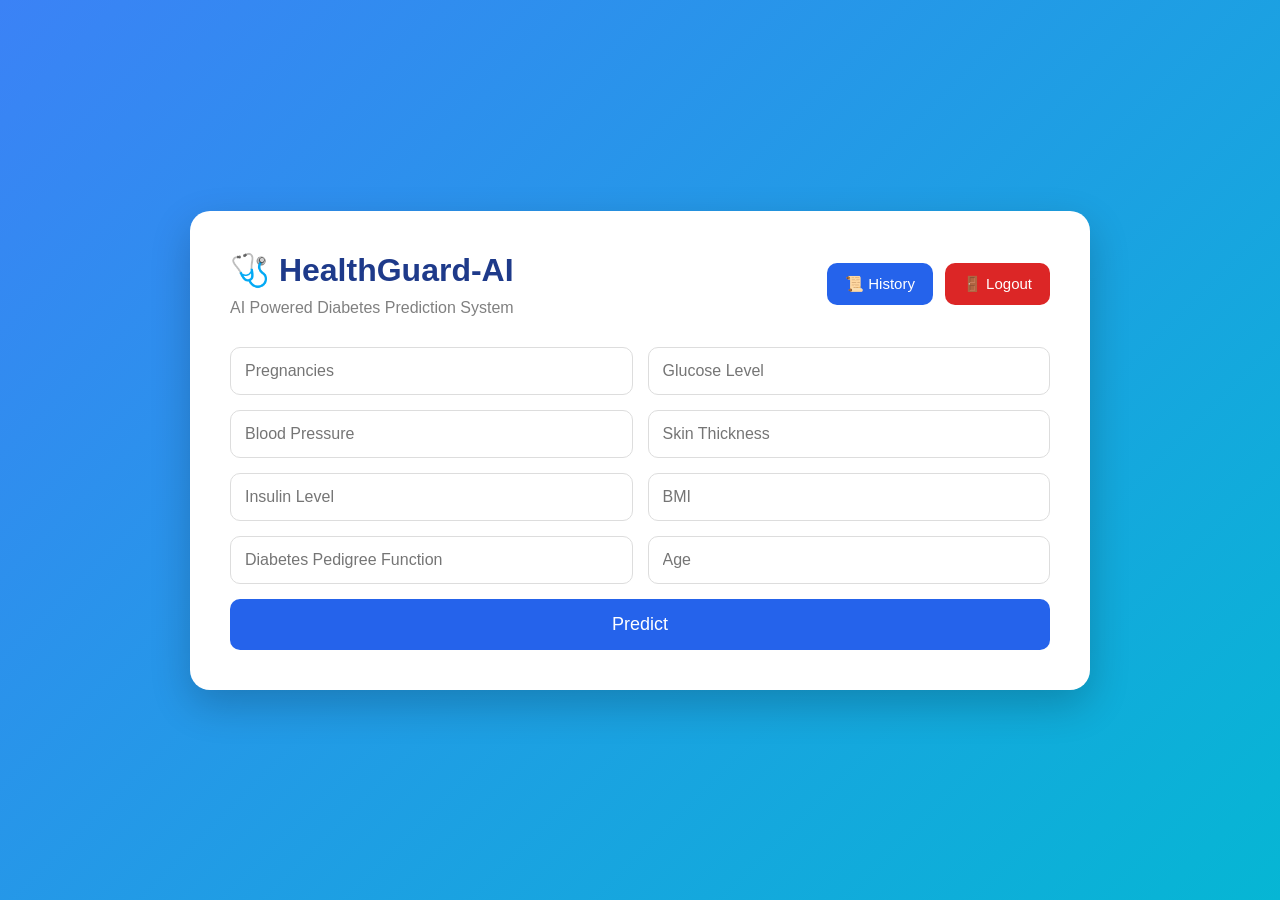
<file: frontend/index.html>
<!DOCTYPE html>
<html lang="en">

<head>
    <meta charset="UTF-8">
    <meta name="viewport" content="width=device-width, initial-scale=1.0">
    <title>HealthGuard-AI</title>

    <link rel="stylesheet" href="css/dashboard.css">
</head>

<body>

    <div class="container">

        <!-- Header -->
        <div class="header">

            <div class="title-section">
                <h1>🩺 HealthGuard-AI</h1>
                <p>AI Powered Diabetes Prediction System</p>
            </div>

            <div class="nav-buttons">

                <button
                    type="button"
                    class="history-btn"
                    onclick="window.location.href='pages/history.html'">
                    📜 History
                </button>

                <button
                    type="button"
                    class="logout-btn"
                    onclick="logout()">
                    🚪 Logout
                </button>

            </div>

        </div>

        <!-- Prediction Form -->
        <form id="predictionForm">

            <input
                type="number"
                id="Pregnancies"
                placeholder="Pregnancies"
                required>

            <input
                type="number"
                id="Glucose"
                placeholder="Glucose Level"
                required>

            <input
                type="number"
                id="BloodPressure"
                placeholder="Blood Pressure"
                required>

            <input
                type="number"
                id="SkinThickness"
                placeholder="Skin Thickness"
                required>

            <input
                type="number"
                id="Insulin"
                placeholder="Insulin Level"
                required>

            <input
                type="number"
                step="0.1"
                id="BMI"
                placeholder="BMI"
                required>

            <input
                type="number"
                step="0.001"
                id="DiabetesPedigreeFunction"
                placeholder="Diabetes Pedigree Function"
                required>

            <input
                type="number"
                id="Age"
                placeholder="Age"
                required>

            <button type="submit">
                Predict
            </button>

        </form>

        <!-- Prediction Result -->
        <div id="result" class="result-box"></div>

    </div>

    <script>
        function logout() {

            localStorage.removeItem("user");

            window.location.href = "pages/login.html";

        }
    </script>

    <script src="js/prediction.js"></script>

</body>

</html>
</file>
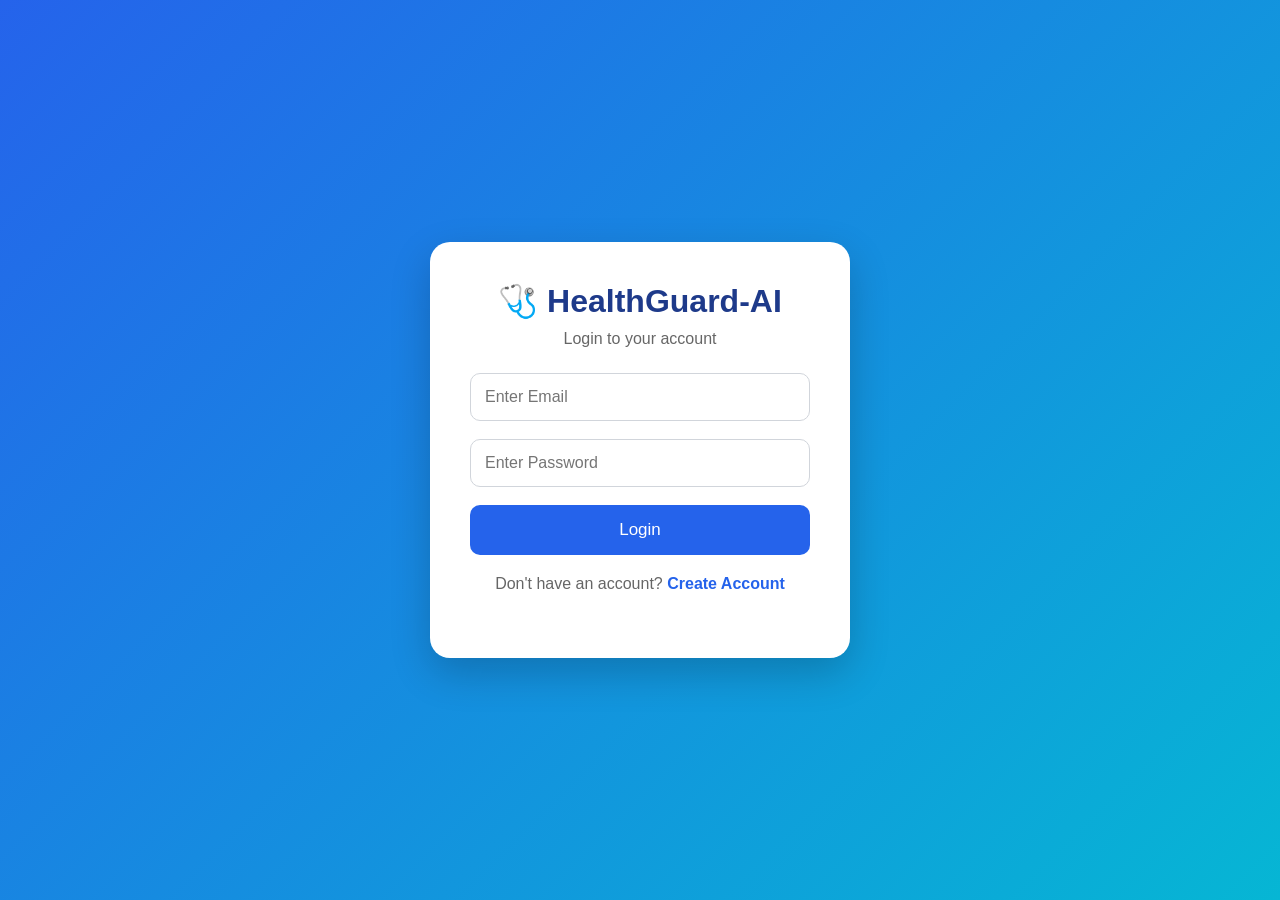
<file: frontend/pages/history.html>
<!DOCTYPE html>
<html lang="en">

<head>

    <meta charset="UTF-8">

    <meta name="viewport" content="width=device-width, initial-scale=1.0">

    <title>Prediction History | HealthGuard-AI</title>

    <link rel="stylesheet" href="../css/history.css">

</head>

<body>

    <div class="container">

        <div class="header">

            <div>

                <h1>🩺 Prediction History</h1>

                <p>View all your previous diabetes predictions.</p>

            </div>

            <div class="header-buttons">

                <button
                    class="dashboard-btn"
                    onclick="window.location.href='../index.html'">

                    🏠 Dashboard

                </button>

                <button
                    class="logout-btn"
                    onclick="logout()">

                    🚪 Logout

                </button>

            </div>

        </div>

        <div id="historyContainer">

            <div class="loading">

                Loading prediction history...

            </div>

        </div>

    </div>

    <script>

        function logout() {

            localStorage.removeItem("user");

            window.location.href = "login.html";

        }

    </script>

    <script src="../js/history.js"></script>

</body>

</html>
</file>
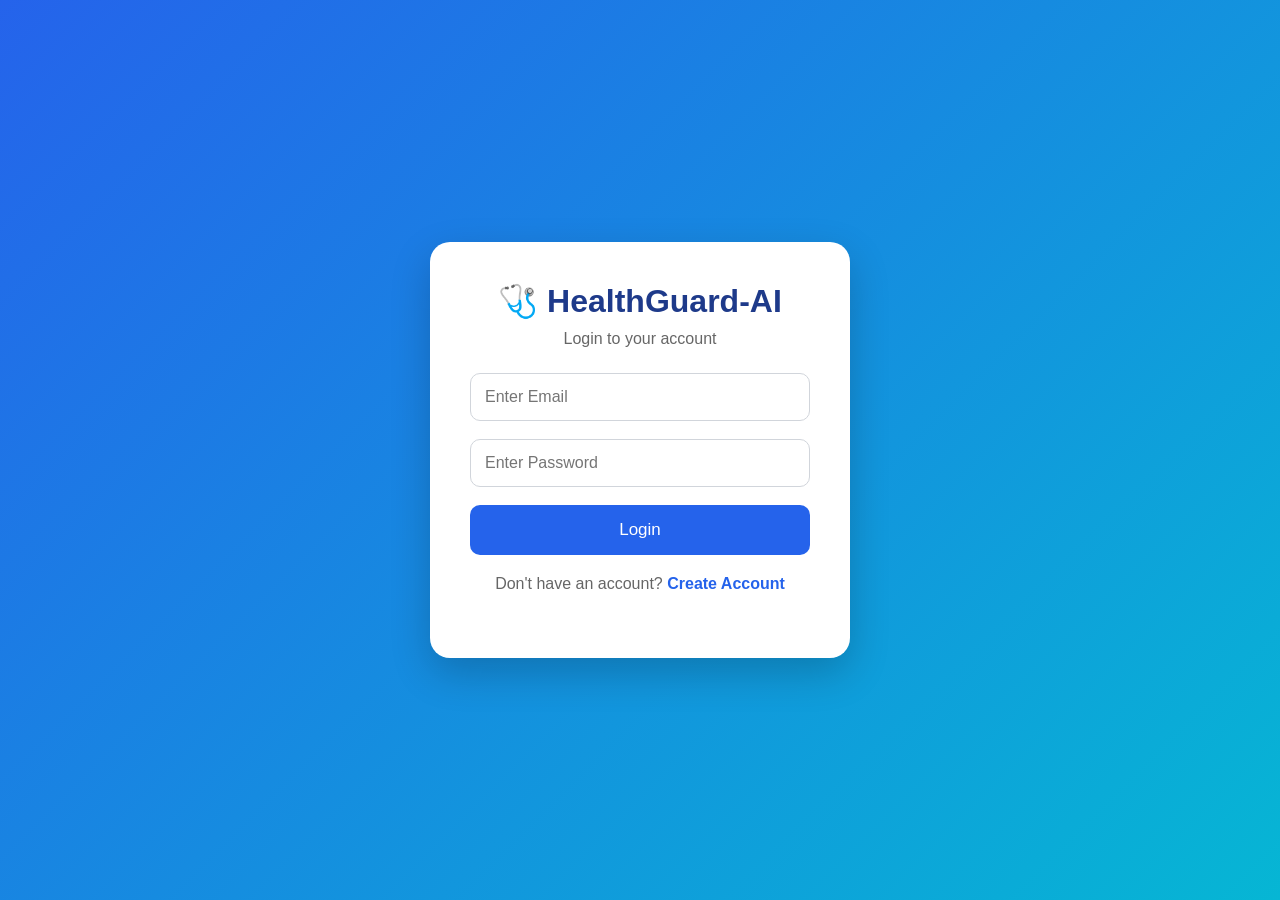
<file: frontend/pages/login.html>
<!DOCTYPE html>
<html lang="en">
<head>
    <meta charset="UTF-8">
    <meta name="viewport" content="width=device-width, initial-scale=1.0">
    <title>Login | HealthGuard-AI</title>

    <link rel="stylesheet" href="../css/login.css">
</head>
<body>

<div class="container">

    <div class="login-box">

        <h1>🩺 HealthGuard-AI</h1>

        <p>Login to your account</p>

        <form id="loginForm">

            <input
                type="email"
                id="email"
                placeholder="Enter Email"
                required
            >

            <input
                type="password"
                id="password"
                placeholder="Enter Password"
                required
            >

            <button type="submit">
                Login
            </button>

        </form>

        <p class="register-text">
            Don't have an account?
            <a href="register.html">Create Account</a>
        </p>

        <div id="message"></div>

    </div>

</div>

<script src="../js/login.js"></script>

</body>
</html>
</file>
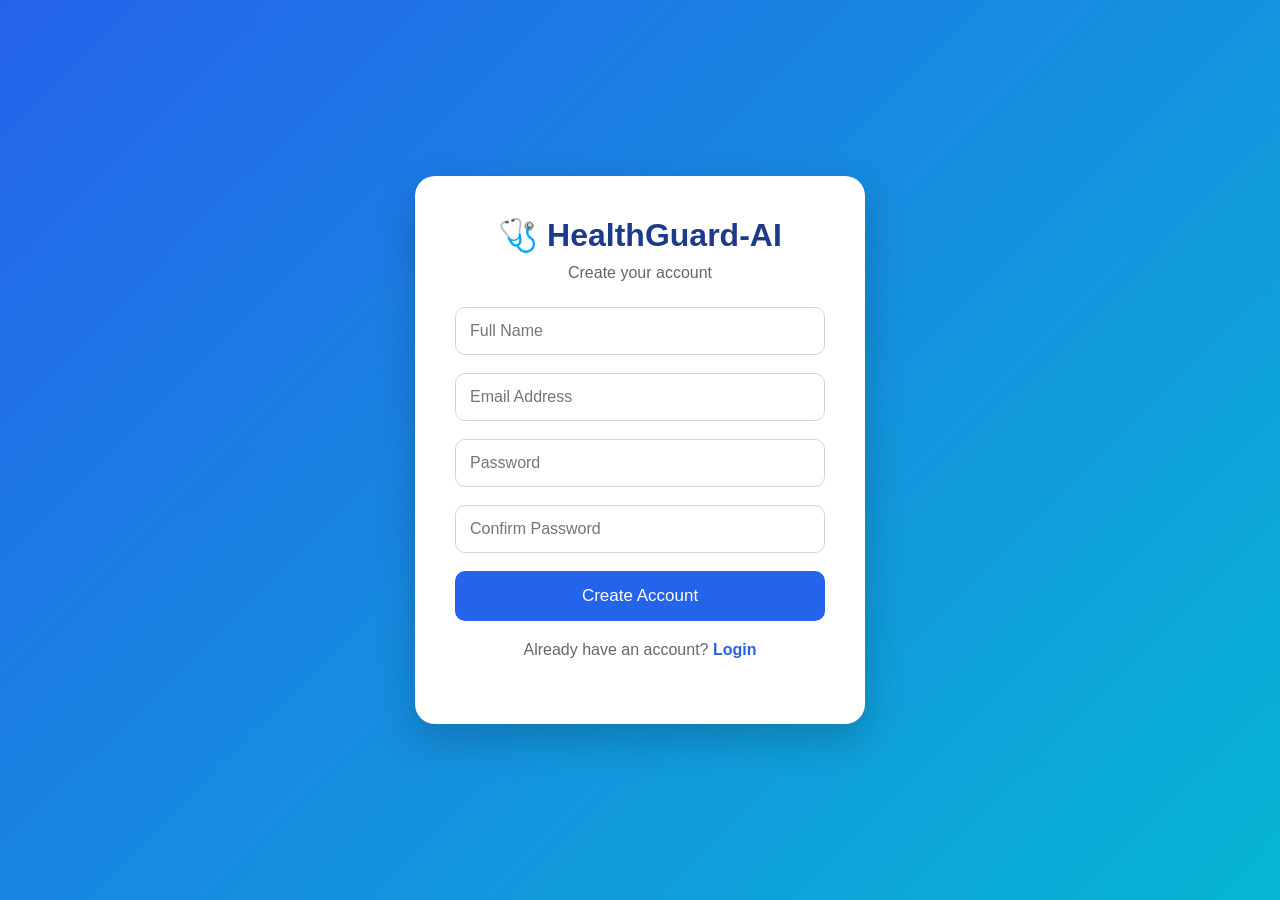
<file: frontend/pages/register.html>
<!DOCTYPE html>
<html lang="en">
<head>
    <meta charset="UTF-8">
    <meta name="viewport" content="width=device-width, initial-scale=1.0">
    <title>Create Account | HealthGuard-AI</title>

    <link rel="stylesheet" href="../css/register.css">
</head>

<body>

<div class="container">

    <div class="register-box">

        <h1>🩺 HealthGuard-AI</h1>

        <p>Create your account</p>

        <form id="registerForm">

            <input
                type="text"
                id="name"
                placeholder="Full Name"
                required
            >

            <input
                type="email"
                id="email"
                placeholder="Email Address"
                required
            >

            <input
                type="password"
                id="password"
                placeholder="Password"
                required
            >

            <input
                type="password"
                id="confirmPassword"
                placeholder="Confirm Password"
                required
            >

            <button type="submit">
                Create Account
            </button>

        </form>

        <p class="login-text">
            Already have an account?
            <a href="login.html">Login</a>
        </p>

        <div id="message"></div>

    </div>

</div>

<script src="../js/register.js"></script>

</body>
</html>
</file>
<file: frontend/css/dashboard.css>
*{
    margin:0;
    padding:0;
    box-sizing:border-box;
    font-family:Arial, Helvetica, sans-serif;
}

body{
    background:linear-gradient(135deg,#3B82F6,#06B6D4);
    min-height:100vh;
    display:flex;
    justify-content:center;
    align-items:center;
    padding:40px;
}

.container{
    width:900px;
    background:white;
    padding:40px;
    border-radius:20px;
    box-shadow:0 15px 40px rgba(0,0,0,.2);
}

/* ==========================
   Header
========================== */

.header{
    display:flex;
    justify-content:space-between;
    align-items:center;
    margin-bottom:30px;
    flex-wrap:wrap;
    gap:20px;
}

.title-section h1{
    color:#1E3A8A;
    margin-bottom:10px;
}

.title-section p{
    color:gray;
    font-size:16px;
}

.nav-buttons{
    display:flex;
    gap:12px;
}

.history-btn,
.logout-btn{
    border:none;
    border-radius:10px;
    padding:12px 18px;
    color:white;
    cursor:pointer;
    font-size:15px;
    transition:.3s;
}

.history-btn{
    background:#2563EB;
}

.history-btn:hover{
    background:#1D4ED8;
}

.logout-btn{
    background:#DC2626;
}

.logout-btn:hover{
    background:#B91C1C;
}

/* ==========================
   Form
========================== */

form{
    display:grid;
    grid-template-columns:1fr 1fr;
    gap:15px;
}

input{
    padding:14px;
    border-radius:10px;
    border:1px solid #ddd;
    font-size:16px;
}

input:focus{
    outline:none;
    border-color:#2563EB;
}

form button{
    grid-column:1/3;
    padding:15px;
    border:none;
    border-radius:10px;
    background:#2563EB;
    color:white;
    font-size:18px;
    cursor:pointer;
    transition:.3s;
}

form button:hover{
    background:#1D4ED8;
}

/* ==========================
   Result Box
========================== */

.result-box{
    margin-top:30px;
    padding:25px;
    border-radius:18px;
    background:#f8fafc;
    border:2px solid #e5e7eb;
    text-align:left;
    display:none;
    animation:fadeIn .5s ease;
}

.result-box h2{
    text-align:center;
    margin-bottom:15px;
    font-size:30px;
}

.result-box h3{
    margin-top:25px;
    margin-bottom:12px;
    color:#1E3A8A;
}

.result-box p{
    margin:10px 0;
    text-align:center;
    color:#333;
    font-size:18px;
}

.result-box ul{
    margin-top:10px;
    padding-left:20px;
}

.result-box li{
    margin:10px 0;
    font-size:17px;
}

.progress{
    width:100%;
    height:22px;
    background:#e5e7eb;
    border-radius:30px;
    overflow:hidden;
    margin:20px 0;
}

.progress-bar{
    width:0%;
    height:100%;
    background:#2563EB;
    border-radius:30px;
    transition:width 1s ease;
}

@keyframes fadeIn{
    from{
        opacity:0;
        transform:translateY(20px);
    }
    to{
        opacity:1;
        transform:translateY(0);
    }
}

/* ==========================
   Responsive
========================== */

@media (max-width:768px){

    .container{
        width:100%;
        padding:25px;
    }

    .header{
        flex-direction:column;
        align-items:center;
        text-align:center;
    }

    .nav-buttons{
        width:100%;
        justify-content:center;
        flex-wrap:wrap;
    }

    form{
        grid-template-columns:1fr;
    }

    form button{
        grid-column:1;
    }
}
</file>
<file: frontend/css/history.css>
*{
    margin:0;
    padding:0;
    box-sizing:border-box;
    font-family:Arial, Helvetica, sans-serif;
}

body{
    background:linear-gradient(135deg,#3B82F6,#06B6D4);
    min-height:100vh;
    display:flex;
    justify-content:center;
    align-items:center;
    padding:40px;
}

.container{
    width:900px;
    background:white;
    padding:40px;
    border-radius:20px;
    box-shadow:0 15px 40px rgba(0,0,0,.2);
}

.header{
    display:flex;
    justify-content:space-between;
    align-items:center;
    margin-bottom:30px;
    flex-wrap:wrap;
    gap:20px;
}

.header h1{
    color:#1E3A8A;
    margin-bottom:10px;
}

.header p{
    color:gray;
}

.header-buttons{
    display:flex;
    gap:12px;
}

.dashboard-btn,
.logout-btn{
    border:none;
    padding:12px 18px;
    border-radius:10px;
    color:white;
    cursor:pointer;
    font-size:15px;
    transition:.3s;
}

.dashboard-btn{
    background:#2563EB;
}

.dashboard-btn:hover{
    background:#1D4ED8;
}

.logout-btn{
    background:#DC2626;
}

.logout-btn:hover{
    background:#B91C1C;
}

.loading{
    text-align:center;
    font-size:20px;
    color:#666;
    padding:40px;
}

.no-history{
    text-align:center;
    padding:40px;
    font-size:20px;
    color:#666;
}

.history-card{
    background:#F8FAFC;
    border:2px solid #E5E7EB;
    border-radius:16px;
    padding:22px;
    margin-bottom:20px;
    animation:fadeIn .4s ease;
}

.card-header{
    display:flex;
    justify-content:space-between;
    align-items:center;
    margin-bottom:15px;
    flex-wrap:wrap;
    gap:10px;
}

.prediction{
    font-size:24px;
    font-weight:bold;
}

.prediction.diabetic{
    color:#DC2626;
}

.prediction.healthy{
    color:#16A34A;
}

.date{
    color:#666;
    font-size:15px;
}

.card-body{
    display:grid;
    grid-template-columns:repeat(2,1fr);
    gap:15px;
    margin-top:15px;
}

.info-box{
    background:white;
    border-radius:10px;
    padding:14px;
    border:1px solid #E5E7EB;
}

.info-title{
    font-size:14px;
    color:#666;
    margin-bottom:5px;
}

.info-value{
    font-size:22px;
    font-weight:bold;
    color:#1E3A8A;
}

.progress{
    width:100%;
    height:18px;
    background:#E5E7EB;
    border-radius:20px;
    overflow:hidden;
    margin-top:20px;
}

.progress-bar{
    height:100%;
    background:#2563EB;
    border-radius:20px;
    transition:width .8s ease;
}

.confidence{
    margin-top:10px;
    text-align:center;
    font-weight:bold;
    color:#333;
}

@keyframes fadeIn{

    from{
        opacity:0;
        transform:translateY(20px);
    }

    to{
        opacity:1;
        transform:translateY(0);
    }

}

@media(max-width:768px){

    .container{
        width:100%;
        padding:25px;
    }

    .header{
        flex-direction:column;
        text-align:center;
    }

    .header-buttons{
        width:100%;
        justify-content:center;
        flex-wrap:wrap;
    }

    .card-body{
        grid-template-columns:1fr;
    }

    .card-header{
        flex-direction:column;
        text-align:center;
    }

}
</file>
<file: frontend/css/login.css>
*{
    margin:0;
    padding:0;
    box-sizing:border-box;
    font-family:Arial, Helvetica, sans-serif;
}

body{
    min-height:100vh;
    display:flex;
    justify-content:center;
    align-items:center;
    background:linear-gradient(135deg,#2563EB,#06B6D4);
}

.container{
    width:100%;
    display:flex;
    justify-content:center;
    align-items:center;
    padding:20px;
}

.login-box{
    width:420px;
    background:#fff;
    padding:40px;
    border-radius:20px;
    box-shadow:0 15px 40px rgba(0,0,0,0.2);
}

.login-box h1{
    text-align:center;
    color:#1E3A8A;
    margin-bottom:10px;
}

.login-box p{
    text-align:center;
    color:#666;
    margin-bottom:25px;
}

form{
    display:flex;
    flex-direction:column;
    gap:18px;
}

input{
    padding:14px;
    font-size:16px;
    border:1px solid #d1d5db;
    border-radius:10px;
    outline:none;
    transition:.3s;
}

input:focus{
    border-color:#2563EB;
    box-shadow:0 0 8px rgba(37,99,235,.2);
}

button{
    padding:15px;
    background:#2563EB;
    color:white;
    border:none;
    border-radius:10px;
    font-size:17px;
    cursor:pointer;
    transition:.3s;
}

button:hover{
    background:#1D4ED8;
}

.register-text{
    margin-top:20px;
    text-align:center;
}

.register-text a{
    color:#2563EB;
    text-decoration:none;
    font-weight:bold;
}

.register-text a:hover{
    text-decoration:underline;
}

#message{
    margin-top:20px;
    text-align:center;
    font-weight:bold;
    color:#DC2626;
}
</file>
<file: frontend/css/register.css>
*{
    margin:0;
    padding:0;
    box-sizing:border-box;
    font-family:Arial, Helvetica, sans-serif;
}

body{
    min-height:100vh;
    display:flex;
    justify-content:center;
    align-items:center;
    background:linear-gradient(135deg,#2563EB,#06B6D4);
}

.container{
    width:100%;
    display:flex;
    justify-content:center;
    align-items:center;
    padding:20px;
}

.register-box{
    width:450px;
    background:#fff;
    padding:40px;
    border-radius:20px;
    box-shadow:0 15px 40px rgba(0,0,0,0.2);
}

.register-box h1{
    text-align:center;
    color:#1E3A8A;
    margin-bottom:10px;
}

.register-box p{
    text-align:center;
    color:#666;
    margin-bottom:25px;
}

form{
    display:flex;
    flex-direction:column;
    gap:18px;
}

input{
    padding:14px;
    font-size:16px;
    border:1px solid #d1d5db;
    border-radius:10px;
    outline:none;
    transition:0.3s;
}

input:focus{
    border-color:#2563EB;
    box-shadow:0 0 8px rgba(37,99,235,0.2);
}

button{
    padding:15px;
    background:#2563EB;
    color:white;
    border:none;
    border-radius:10px;
    font-size:17px;
    cursor:pointer;
    transition:0.3s;
}

button:hover{
    background:#1D4ED8;
}

.login-text{
    margin-top:20px;
    text-align:center;
}

.login-text a{
    color:#2563EB;
    text-decoration:none;
    font-weight:bold;
}

.login-text a:hover{
    text-decoration:underline;
}

#message{
    margin-top:20px;
    text-align:center;
    font-weight:bold;
    color:#DC2626;
}
</file>
